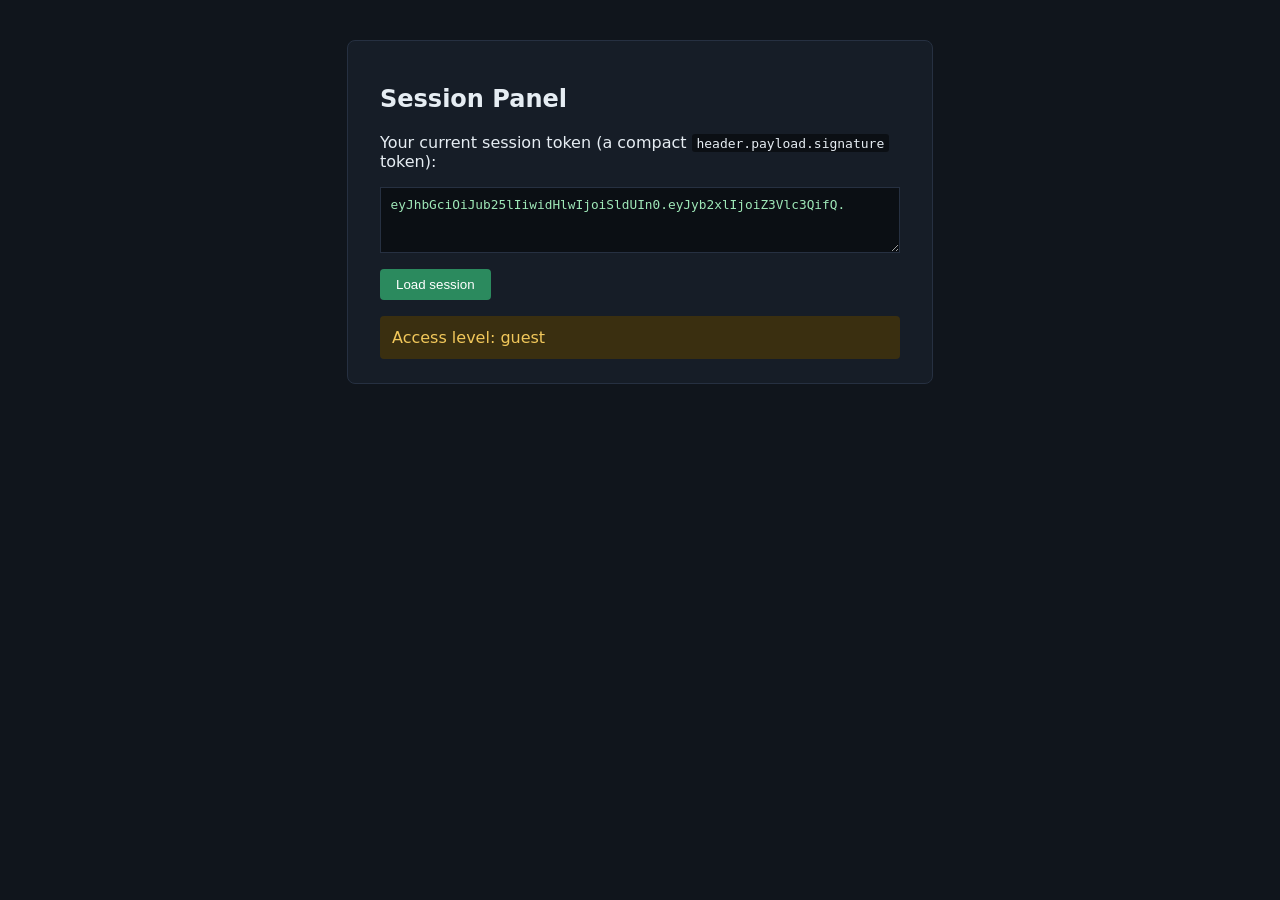
<file: challenges/adv-web-1/index.html>
<!doctype html>
<html lang="en">
<head>
<meta charset="UTF-8" />
<title>Session Panel</title>
<style>
  body { font-family: system-ui, sans-serif; background: #10151c; color: #e6edf3; padding: 2rem; }
  .card { max-width: 520px; margin: 0 auto; background: #161d27; border: 1px solid #263041; border-radius: 8px; padding: 1.5rem 2rem; }
  textarea { width: 100%; font-family: monospace; font-size: .8rem; background: #0b0f14; color: #9fe8b8; border: 1px solid #263041; padding: .6rem; box-sizing: border-box; }
  button { padding: .5rem 1rem; background: #2b8a5e; color: white; border: 0; border-radius: 4px; cursor: pointer; margin-top: .75rem; }
  code { background: #0b0f14; padding: .1rem .3rem; border-radius: 3px; }
  .status { margin-top: 1rem; padding: .75rem; border-radius: 4px; }
  .status.guest { background: #3a2f10; color: #f2c85b; }
  .status.admin { background: #123b23; color: #7ee2a8; }
</style>
</head>
<body>
  <div class="card">
    <h2>Session Panel</h2>
    <p>Your current session token (a compact <code>header.payload.signature</code> token):</p>
    <textarea id="tokenBox" rows="3"></textarea>
    <button id="loadBtn">Load session</button>
    <div id="status" class="status guest">Checking session...</div>
  </div>

  <script>
    function b64urlEncode(str) {
      return btoa(str).replace(/\+/g, "-").replace(/\//g, "_").replace(/=+$/, "");
    }
    function b64urlDecode(str) {
      const padded = str.replace(/-/g, "+").replace(/_/g, "/").padEnd(str.length + (4 - (str.length % 4 || 4)) % 4, "=");
      return atob(padded);
    }

    function makeToken(payload) {
      const header = { alg: "none", typ: "JWT" };
      return `${b64urlEncode(JSON.stringify(header))}.${b64urlEncode(JSON.stringify(payload))}.`;
    }

    // This "server" never verifies a signature — alg:none is trusted blindly.
    // That is the vulnerability: whatever claims are in the payload are
    // accepted as-is once base64url-decoded.
    function checkSession(token) {
      const parts = token.split(".");
      if (parts.length < 2) return { ok: false };
      try {
        const payload = JSON.parse(b64urlDecode(parts[1]));
        return { ok: true, payload };
      } catch {
        return { ok: false };
      }
    }

    const tokenBox = document.getElementById("tokenBox");
    const statusEl = document.getElementById("status");
    let currentToken = makeToken({ role: "guest" });
    tokenBox.value = currentToken;

    function render() {
      const result = checkSession(currentToken);
      if (result.ok && result.payload.role === "admin") {
        statusEl.className = "status admin";
        statusEl.innerHTML = "Access level: <strong>admin</strong><br>flag{alg_n0n3_tru5t_n0_0n3-0498fd583d}";
      } else if (result.ok) {
        statusEl.className = "status guest";
        statusEl.textContent = `Access level: ${result.payload.role || "unknown"}`;
      } else {
        statusEl.className = "status guest";
        statusEl.textContent = "Invalid or unreadable session token.";
      }
    }

    document.getElementById("loadBtn").addEventListener("click", () => {
      currentToken = tokenBox.value.trim();
      render();
    });

    render();
  </script>
</body>
</html>
</file>
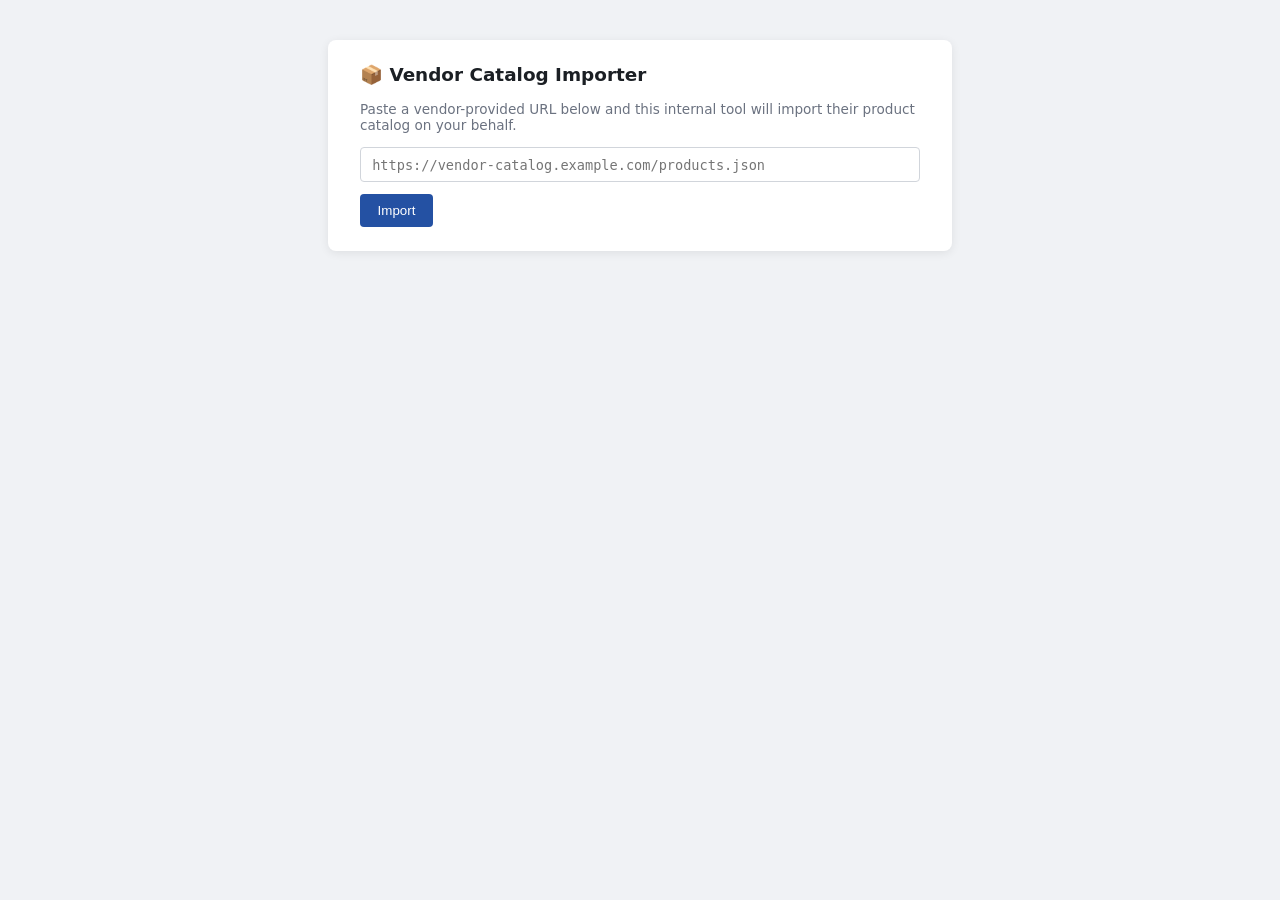
<file: challenges/adv-web-2/index.html>
<!doctype html>
<html lang="en">
<head>
<meta charset="UTF-8" />
<title>Vendor Catalog Importer</title>
<style>
  body { font-family: system-ui, sans-serif; background: #f0f2f5; color: #1b1f24; padding: 2rem; }
  .card { max-width: 560px; margin: 0 auto; background: white; border-radius: 8px; padding: 1.5rem 2rem; box-shadow: 0 2px 10px rgba(0,0,0,.08); }
  h2 { margin-top: 0; font-size: 1.15rem; }
  .hint-text { color: #6b7280; font-size: .85rem; }
  input { width: 100%; padding: .55rem .7rem; box-sizing: border-box; font-family: monospace; font-size: .85rem; border: 1px solid #d1d5db; border-radius: 4px; }
  button { margin-top: .75rem; padding: .55rem 1.1rem; background: #2451a3; color: white; border: 0; border-radius: 4px; cursor: pointer; }
  button:disabled { opacity: .6; cursor: default; }
  pre { margin-top: 1rem; background: #0b0f14; color: #9fe8b8; padding: 1rem; border-radius: 6px; font-size: .8rem; overflow-x: auto; white-space: pre-wrap; word-break: break-word; }
  .loading { color: #6b7280; font-style: italic; }
</style>
</head>
<body>
  <div class="card">
    <h2>📦 Vendor Catalog Importer</h2>
    <p class="hint-text">Paste a vendor-provided URL below and this internal tool will import their product catalog on your behalf.</p>
    <input id="urlInput" type="text" placeholder="https://vendor-catalog.example.com/products.json" />
    <div>
      <button id="importBtn">Import</button>
    </div>
    <pre id="output" style="display:none;"></pre>
  </div>

  <script>
    // This "importer" fetches whatever URL a vendor gives it, server-side,
    // with no validation of where that URL points — a textbook SSRF bug.
    // This training reproduction never makes a real network call at all:
    // it looks up the URL against a small table of known values and
    // returns a canned response, so there's nothing here that could ever
    // reach a real third-party host.
    const FLAG = "flag{m3t4d4t4_p1v0t_pwn3d_th3_cl0ud-527907ddaa}";

    function isMetadataUrl(url) {
      return url.includes("169.254.169.254") && url.includes("security-credentials");
    }
    function isDecoyUrl(url) {
      return url.includes("vendor-catalog.example.com/products.json");
    }

    function lookup(rawUrl) {
      const url = rawUrl.trim().toLowerCase();
      if (isMetadataUrl(url)) {
        return {
          Code: "Success",
          LastUpdated: new Date().toISOString(),
          Type: "AWS-HMAC",
          AccessKeyId: "AKIADEMOCTFPIVOT0001",
          SecretAccessKey: `demo-only-not-a-real-key-${FLAG}`,
          Token: "demo-session-token-not-real-do-not-use",
          Expiration: new Date(Date.now() + 3600_000).toISOString(),
        };
      }
      if (isDecoyUrl(url)) {
        return {
          products: [
            { sku: "WIDGET-100", name: "Standard Widget", price: 19.99 },
            { sku: "WIDGET-200", name: "Deluxe Widget", price: 39.99 },
          ],
        };
      }
      return { error: "ECONNREFUSED: could not reach host" };
    }

    const input = document.getElementById("urlInput");
    const btn = document.getElementById("importBtn");
    const output = document.getElementById("output");

    btn.addEventListener("click", () => {
      const url = input.value.trim();
      if (!url) return;
      btn.disabled = true;
      output.style.display = "block";
      output.className = "loading";
      output.textContent = "Importing...";

      setTimeout(() => {
        const result = lookup(url);
        output.className = "";
        output.textContent = JSON.stringify(result, null, 2);
        btn.disabled = false;
      }, 500 + Math.random() * 300);
    });
  </script>
</body>
</html>
</file>
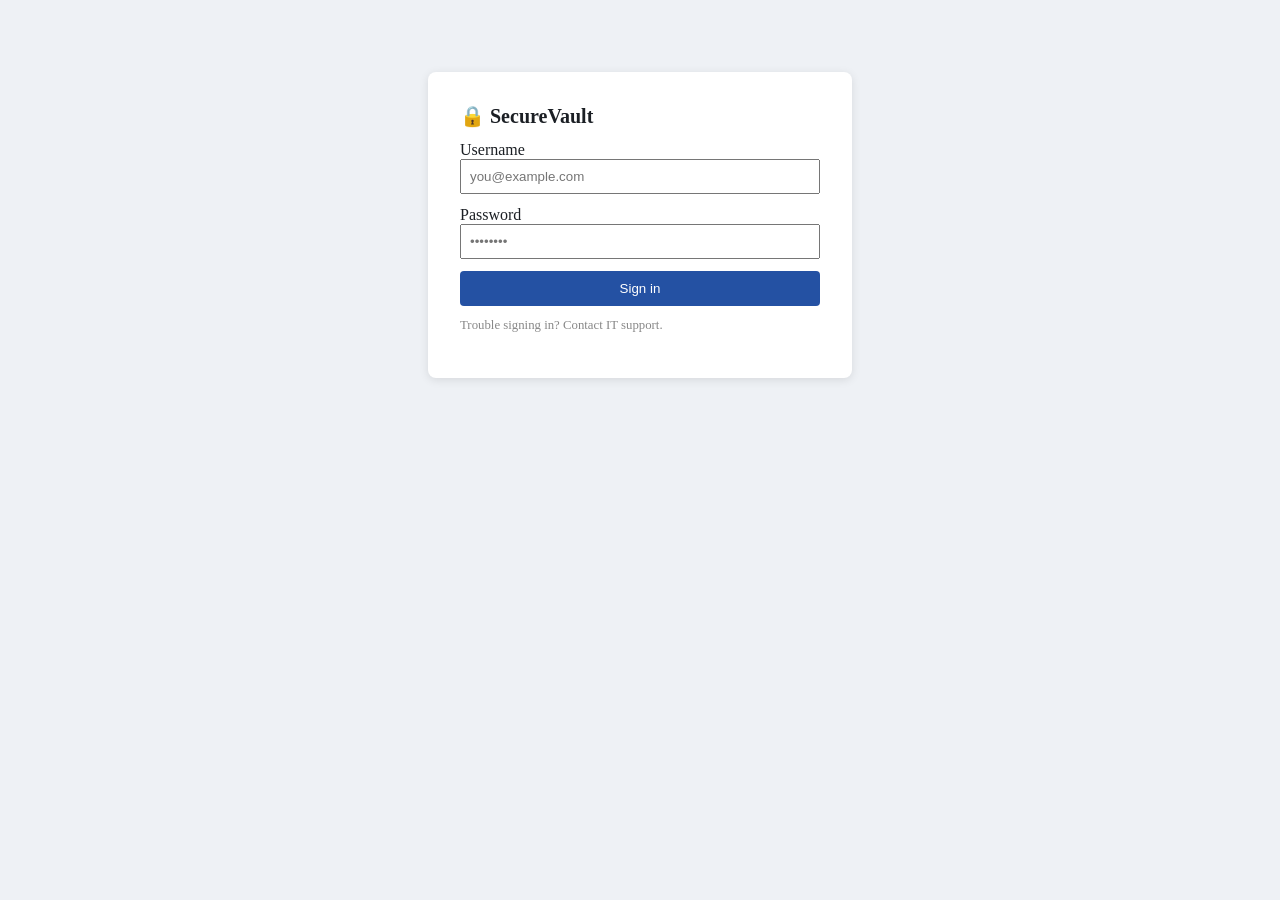
<file: challenges/beg-web-1/index.html>
<!doctype html>
<html lang="en">
<head>
<meta charset="UTF-8" />
<title>SecureVault Login</title>
<style>
  body { font-family: Georgia, serif; background: #eef1f5; color: #1b1f24; padding: 2rem; }
  .card { max-width: 360px; margin: 2rem auto; background: white; border-radius: 8px; padding: 2rem; box-shadow: 0 2px 10px rgba(0,0,0,.1); }
  h1 { font-size: 1.25rem; margin-top: 0; }
  input { width: 100%; padding: .5rem; margin-bottom: .75rem; box-sizing: border-box; }
  button { width: 100%; padding: .6rem; background: #2451a3; color: white; border: 0; border-radius: 4px; cursor: pointer; }
</style>
</head>
<body>
  <div class="card">
    <h1>🔒 SecureVault</h1>
    <form onsubmit="return false;">
      <label>Username</label>
      <input type="text" placeholder="you@example.com" />
      <label>Password</label>
      <input type="password" placeholder="••••••••" />
      <button type="submit">Sign in</button>
    </form>
    <!--
      TODO(dev): remove this before shipping to prod!!
      staging flag for QA: flag{v13w_s0urc3_y0ung_padawan-cf2b1905e0}
    -->
    <p style="font-size:.8rem;color:#888;">Trouble signing in? Contact IT support.</p>
  </div>
</body>
</html>
</file>
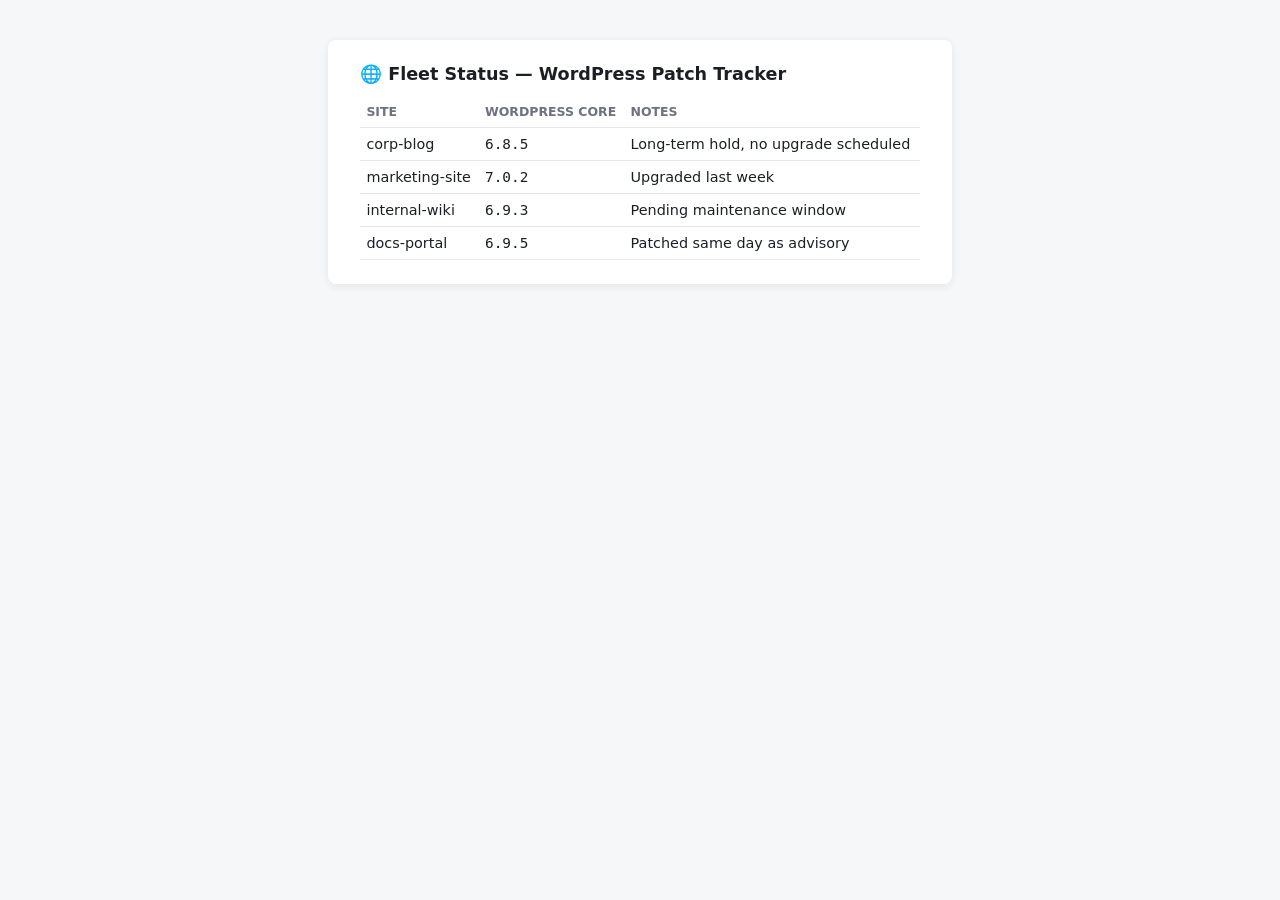
<file: challenges/beg-web-2/index.html>
<!doctype html>
<html lang="en">
<head>
<meta charset="UTF-8" />
<title>Fleet Status — Patch Tracker</title>
<style>
  body { font-family: system-ui, sans-serif; background: #f6f7f9; color: #1b1f24; padding: 2rem; }
  .card { max-width: 560px; margin: 0 auto; background: white; border-radius: 8px; padding: 1.5rem 2rem; box-shadow: 0 2px 10px rgba(0,0,0,.08); }
  h1 { font-size: 1.1rem; margin-top: 0; }
  table { width: 100%; border-collapse: collapse; font-size: .9rem; }
  th, td { text-align: left; padding: .5rem .4rem; border-bottom: 1px solid #e5e7eb; }
  th { color: #6b7280; font-weight: 600; font-size: .78rem; text-transform: uppercase; }
  .ver { font-family: ui-monospace, monospace; }
</style>
</head>
<body>
  <div class="card">
    <h1>🌐 Fleet Status — WordPress Patch Tracker</h1>
    <table>
      <thead>
        <tr><th>Site</th><th>WordPress Core</th><th>Notes</th></tr>
      </thead>
      <tbody>
        <tr>
          <td>corp-blog</td>
          <td class="ver">6.8.5</td>
          <td>Long-term hold, no upgrade scheduled</td>
        </tr>
        <tr>
          <td>marketing-site</td>
          <td class="ver">7.0.2</td>
          <td>Upgraded last week</td>
        </tr>
        <!-- internal-wiki hasn't been touched since the last sprint. flagging for review: flag{r3ad_th3_v3rs10n_r4ng3-5d306ed6b9} -->
        <tr>
          <td>internal-wiki</td>
          <td class="ver">6.9.3</td>
          <td>Pending maintenance window</td>
        </tr>
        <tr>
          <td>docs-portal</td>
          <td class="ver">6.9.5</td>
          <td>Patched same day as advisory</td>
        </tr>
      </tbody>
    </table>
  </div>
</body>
</html>
</file>
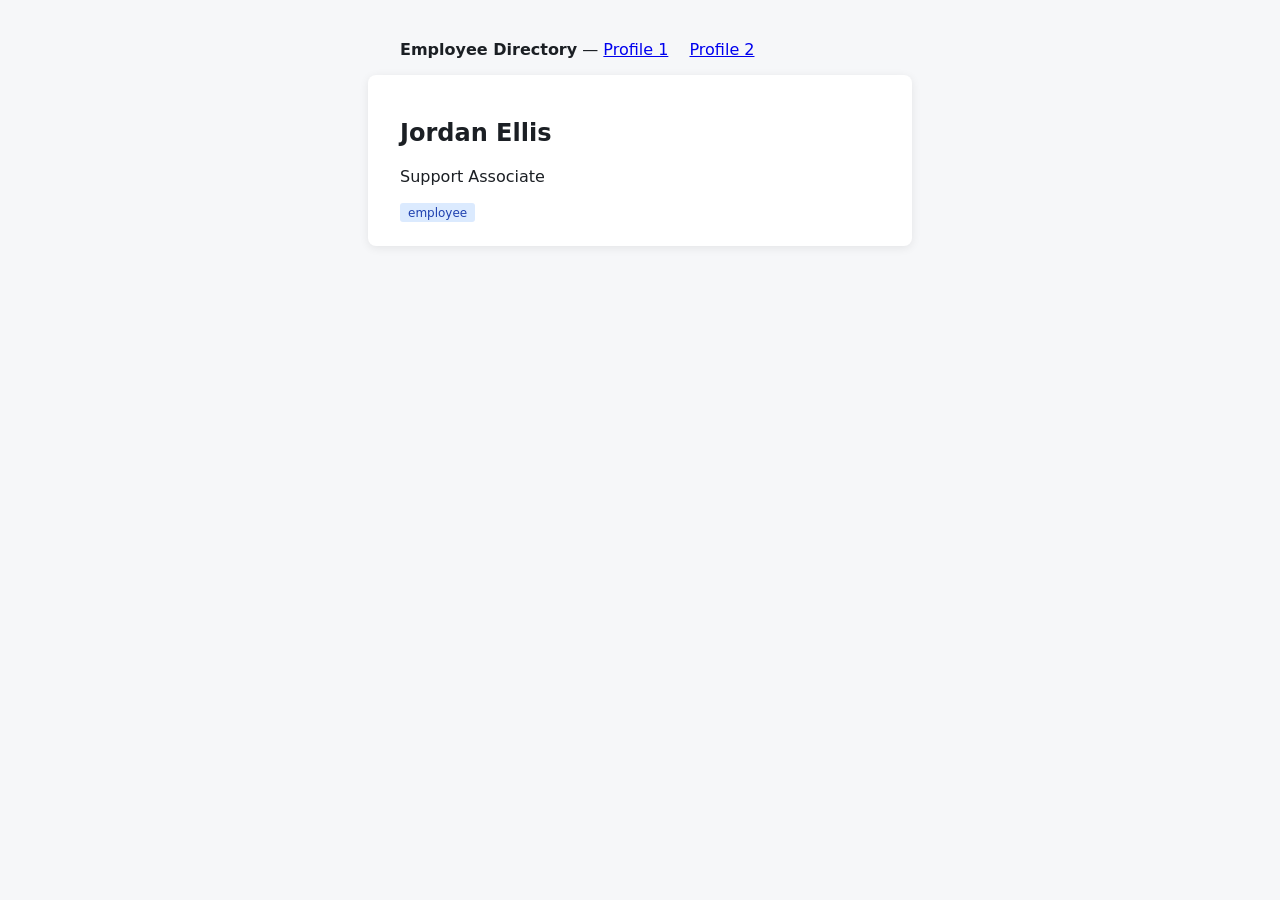
<file: challenges/int-web-1/index.html>
<!doctype html>
<html lang="en">
<head>
<meta charset="UTF-8" />
<title>Directory - Employee Profiles</title>
<style>
  body { font-family: system-ui, sans-serif; background: #f6f7f9; color: #1b1f24; padding: 2rem; }
  .card { max-width: 480px; margin: 1rem auto; background: white; border-radius: 8px; padding: 1.5rem 2rem; box-shadow: 0 2px 10px rgba(0,0,0,.08); }
  nav { max-width: 480px; margin: 0 auto 1rem; }
  nav a { margin-right: 1rem; }
  .role-badge { display: inline-block; padding: .15rem .5rem; border-radius: 3px; font-size: .75rem; }
  .role-employee { background: #dbeafe; color: #1e40af; }
  .role-admin { background: #fee2e2; color: #991b1b; }
</style>
</head>
<body>
  <nav>
    <strong>Employee Directory</strong> —
    <a href="?user=1">Profile 1</a>
    <a href="?user=2">Profile 2</a>
  </nav>
  <div id="profile" class="card"></div>

  <script>
    // Internal directory lookup. IDs are assigned sequentially except for
    // service/admin accounts, which intentionally use non-sequential IDs
    // so they don't show up in casual browsing of the directory.
    const USERS = {
      1: { name: "Jordan Ellis", title: "Support Associate", role: "employee" },
      2: { name: "Priya Nair", title: "Account Manager", role: "employee" },
      1337: { name: "root-admin", title: "System Administrator", role: "admin",
              flag: "flag{1nsecur3_d1r3ct_0bj3ct_r3f-2db41cca19}" },
    };

    const params = new URLSearchParams(location.search);
    const id = params.get("user") || "1";
    const user = USERS[id];
    const el = document.getElementById("profile");

    if (!user) {
      el.innerHTML = `<p>No profile found for user id "${id}".</p>`;
    } else {
      el.innerHTML = `
        <h2>${user.name}</h2>
        <p>${user.title}</p>
        <span class="role-badge role-${user.role}">${user.role}</span>
        ${user.flag ? `<p style="margin-top:1rem;"><strong>Admin note:</strong> ${user.flag}</p>` : ""}
      `;
    }
  </script>
</body>
</html>
</file>
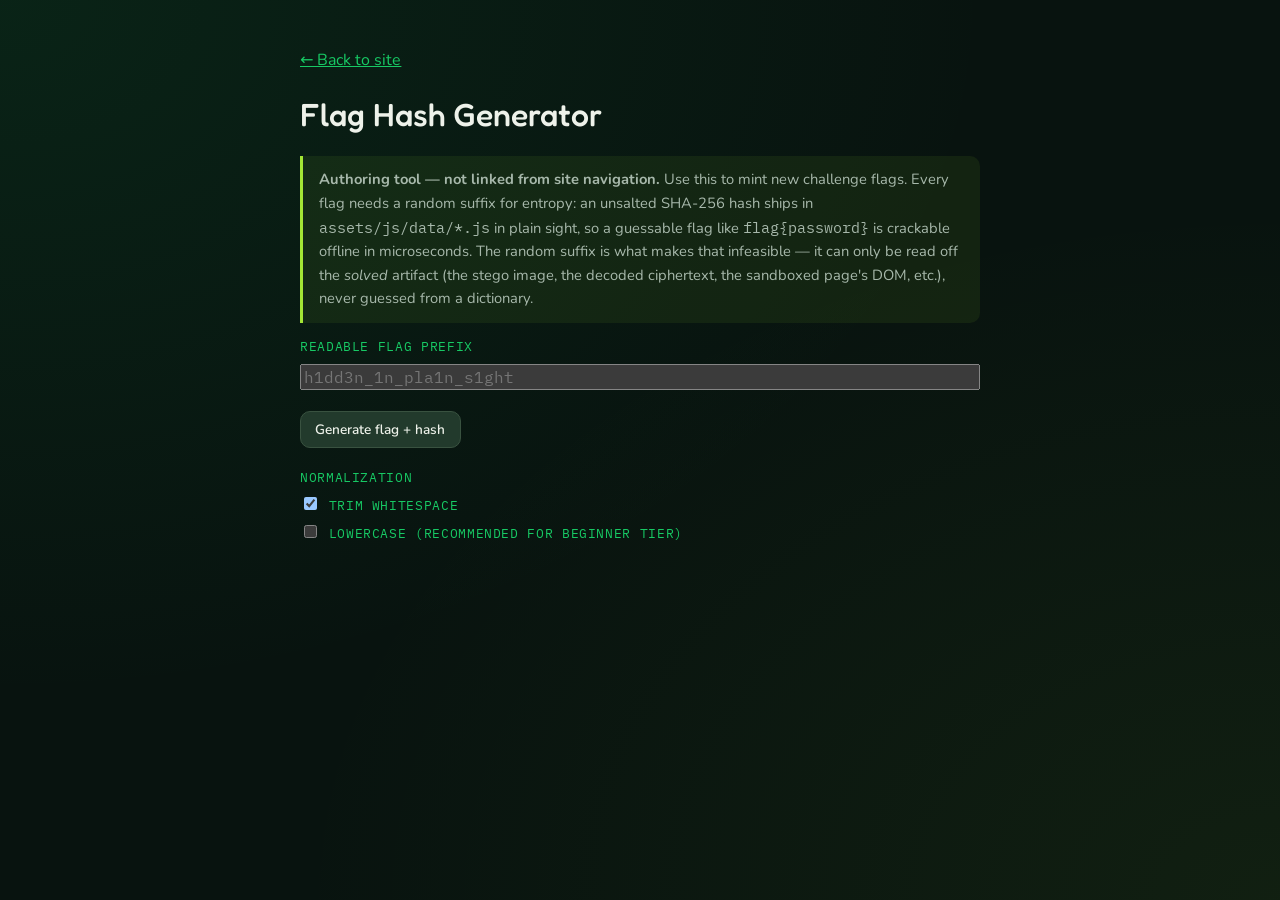
<file: tools/hash-generator.html>
<!doctype html>
<html lang="en">
<head>
  <meta charset="UTF-8" />
  <title>Flag Hash Generator — Authoring Tool</title>
  <link rel="stylesheet" href="../assets/css/main.css" />
  <style>
    body { max-width: 720px; margin: 0 auto; padding: 2rem 1.25rem 4rem; }
    textarea, input[type=text] { width: 100%; font-family: var(--font-mono); font-size: 1rem; }
    .field { margin-bottom: 1.25rem; }
    .output { background: var(--ink-800); border: 1px solid var(--accent-lime); padding: 1rem; border-radius: 10px; word-break: break-all; }
    .output code { display: block; margin-bottom: .5rem; }
    label { display: block; font-family: var(--font-mono); font-size: .8rem; letter-spacing: .05em; text-transform: uppercase; color: var(--accent-green); margin-bottom: .35rem; }
  </style>
</head>
<body>
  <p><a href="../index.html">&larr; Back to site</a></p>
  <h1>Flag Hash Generator</h1>
  <p class="callout-note">
    <strong>Authoring tool — not linked from site navigation.</strong>
    Use this to mint new challenge flags. Every flag needs a random suffix for
    entropy: an unsalted SHA-256 hash ships in <code>assets/js/data/*.js</code> in
    plain sight, so a guessable flag like <code>flag{password}</code> is
    crackable offline in microseconds. The random suffix is what makes that
    infeasible — it can only be read off the <em>solved</em> artifact
    (the stego image, the decoded ciphertext, the sandboxed page's DOM, etc.),
    never guessed from a dictionary.
  </p>

  <div class="field">
    <label for="prefix">Readable flag prefix</label>
    <input id="prefix" type="text" placeholder="h1dd3n_1n_pla1n_s1ght" />
  </div>

  <div class="field">
    <button id="generate">Generate flag + hash</button>
  </div>

  <div class="field">
    <label for="normalize-trim">Normalization</label>
    <label><input type="checkbox" id="norm-trim" checked /> trim whitespace</label>
    <label><input type="checkbox" id="norm-lower" /> lowercase (recommended for beginner tier)</label>
  </div>

  <div class="output" id="output" hidden>
    <label>Full flag (embed this in the challenge artifact — image, log file, page source, dataset, etc.)</label>
    <code id="out-flag"></code>
    <label>SHA-256 hash (paste into the challenge's <code>flag.hash</code> field)</label>
    <code id="out-hash"></code>
    <label>Schema snippet</label>
    <code id="out-snippet" style="white-space: pre-wrap;"></code>
  </div>

  <script type="module">
    import { sha256Hex, normalizeFlag } from "../assets/js/lib/flagcheck.js";

    function randomSuffix() {
      const bytes = crypto.getRandomValues(new Uint8Array(5)); // 40 bits of entropy, 10 hex chars
      return Array.from(bytes).map((b) => b.toString(16).padStart(2, "0")).join("");
    }

    document.getElementById("generate").addEventListener("click", async () => {
      const prefix = document.getElementById("prefix").value.trim() || "flag";
      const trim = document.getElementById("norm-trim").checked;
      const lowercase = document.getElementById("norm-lower").checked;
      const flag = `flag{${prefix}-${randomSuffix()}}`;
      const normalized = normalizeFlag(flag, { trim, lowercase });
      const hash = await sha256Hex(normalized);

      document.getElementById("out-flag").textContent = flag;
      document.getElementById("out-hash").textContent = hash;
      document.getElementById("out-snippet").textContent =
`flag: {
  algorithm: "SHA-256",
  hash: "${hash}",
  normalize: { trim: ${trim}, lowercase: ${lowercase} },
  formatHint: "flag{...}"
}`;
      document.getElementById("output").hidden = false;
    });
  </script>
</body>
</html>
</file>
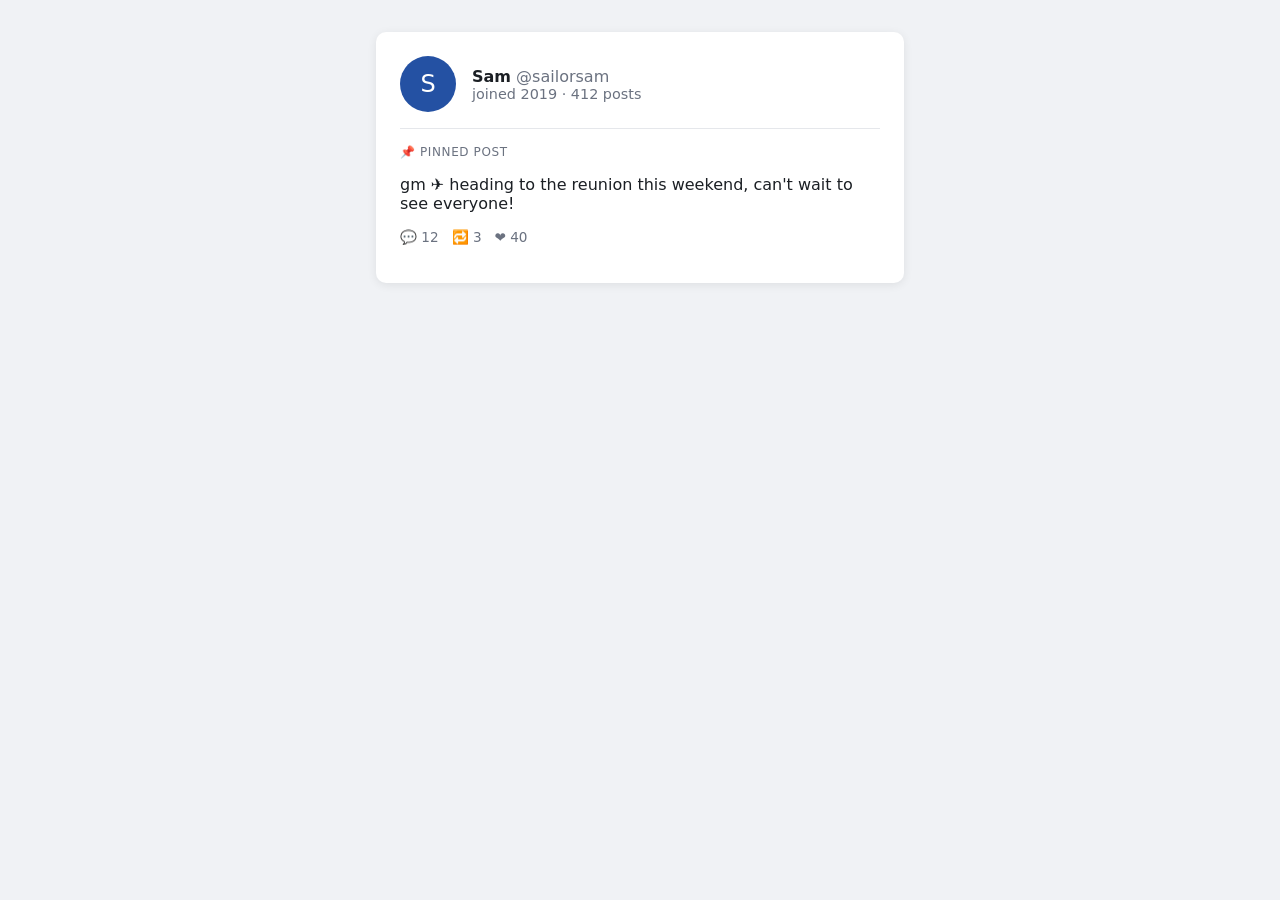
<file: challenges/beg-osint-1/profile.html>
<!doctype html>
<html lang="en">
<head>
<meta charset="UTF-8" />
<title>PulseFeed — @sailorsam</title>
<style>
  body { font-family: system-ui, sans-serif; background: #f0f2f5; color: #1b1f24; padding: 1.5rem; }
  .card { max-width: 480px; margin: 0 auto; background: white; border-radius: 10px; padding: 1.5rem; box-shadow: 0 2px 10px rgba(0,0,0,.08); }
  .avatar { width: 56px; height: 56px; border-radius: 50%; background: #2451a3; color: white; display: flex; align-items: center; justify-content: center; font-size: 1.5rem; }
  .header-row { display: flex; gap: 1rem; align-items: center; }
  .post { border-top: 1px solid #e5e7eb; margin-top: 1rem; padding-top: 1rem; }
  .pinned-tag { font-size: .75rem; color: #6b7280; text-transform: uppercase; letter-spacing: .05em; }
  .visually-hidden {
    position: absolute; width: 1px; height: 1px; padding: 0; margin: -1px;
    overflow: hidden; clip: rect(0,0,0,0); white-space: nowrap; border: 0;
  }
</style>
</head>
<body>
  <div class="card">
    <div class="header-row">
      <div class="avatar">S</div>
      <div>
        <strong>Sam</strong> <span style="color:#6b7280;">@sailorsam</span>
        <div style="color:#6b7280; font-size:.9rem;">joined 2019 · 412 posts</div>
      </div>
    </div>
    <div class="post">
      <div class="pinned-tag">📌 Pinned post</div>
      <p>gm ✈️ heading to the reunion this weekend, can't wait to see everyone!
      <span class="visually-hidden">ZmxhZ3twMW5uM2RfcDBzdF9nMXYzc18xdF91cC0wNjA2ZThkYzcwfQ==</span></p>
      <p style="color:#6b7280; font-size:.85rem;">💬 12 &nbsp; 🔁 3 &nbsp; ❤️ 40</p>
    </div>
  </div>
</body>
</html>
</file>
<file: assets/css/main.css>
@import url('https://fonts.googleapis.com/css2?family=Fredoka:wght@400;500;600;700&family=IBM+Plex+Mono:wght@400;500;600&family=Nunito:wght@400;500;600;700;800&display=swap');

:root {
  --ink-950: #08130f;
  --ink-900: #0e1e17;
  --ink-800: #15291f;
  --ink-700: #223a2c;
  --ink-600: #395240;
  --paper: #eef2ea;
  --paper-dim: #a7b8ab;
  --accent-lime: #a3e635;
  --accent-green: #17c964;
  --accent-red: #e5484d;
  --tier-beginner: var(--accent-green);
  --tier-intermediate: var(--accent-lime);
  --tier-advanced: var(--accent-red);

  --font-display: "Fredoka", "Nunito", sans-serif;
  --font-mono: "IBM Plex Mono", ui-monospace, monospace;
  --font-body: "Nunito", system-ui, sans-serif;

  color-scheme: dark;
}

* { box-sizing: border-box; }

body {
  margin: 0;
  background-color: var(--ink-950);
  background-image:
    radial-gradient(ellipse at top left, rgba(23, 201, 100, 0.09), transparent 55%),
    radial-gradient(ellipse at bottom right, rgba(163, 230, 53, 0.06), transparent 55%);
  color: var(--paper);
  font-family: var(--font-body);
  line-height: 1.6;
  min-height: 100vh;
}

a { color: var(--accent-green); }
a:hover { color: var(--accent-lime); }

code, pre, .mono { font-family: var(--font-mono); }

h1, h2, h3 {
  font-family: var(--font-display);
  font-weight: 500;
  letter-spacing: 0;
  line-height: 1.25;
}

/* ---------- Site chrome ---------- */

.site-header {
  display: flex;
  align-items: center;
  justify-content: space-between;
  padding: 1.1rem 1.5rem;
  border-bottom: 1px solid var(--ink-700);
  background: linear-gradient(180deg, rgba(0,0,0,0.25), transparent);
  flex-wrap: wrap;
  gap: 0.75rem;
}

.site-header .brand {
  font-family: var(--font-display);
  font-size: 1.15rem;
  color: var(--paper);
  text-decoration: none;
  letter-spacing: 0;
}
.site-header .brand::before { content: "● "; color: var(--accent-green); }

.site-nav { display: flex; gap: 1.25rem; font-family: var(--font-body); font-size: 0.92rem; font-weight: 600; }
.site-nav a { color: var(--paper-dim); text-decoration: none; }
.site-nav a:hover, .site-nav a.active { color: var(--accent-green); }

main { max-width: 980px; margin: 0 auto; padding: 2rem 1.5rem 4rem; }

.callout-note {
  border-left: 3px solid var(--accent-lime);
  border-radius: 0 10px 10px 0;
  padding: 0.75rem 1rem;
  background: rgba(163, 230, 53, 0.07);
  font-size: 0.92rem;
  color: var(--paper-dim);
}

/* ---------- Tier / category badges ---------- */

.badge {
  display: inline-flex;
  align-items: center;
  gap: 0.35rem;
  font-family: var(--font-mono);
  font-size: 0.72rem;
  text-transform: uppercase;
  letter-spacing: 0.08em;
  padding: 0.2rem 0.55rem;
  border-radius: 999px;
  border: 1px solid currentColor;
}
.badge-beginner { color: var(--tier-beginner); }
.badge-intermediate { color: var(--tier-intermediate); }
.badge-advanced { color: var(--tier-advanced); }

/* ---------- Cards ---------- */

.card {
  background: linear-gradient(180deg, var(--ink-800), var(--ink-900));
  border: 1px solid var(--ink-700);
  border-radius: 16px;
  padding: 1.4rem 1.6rem;
  position: relative;
  transition: transform 0.15s ease, border-color 0.15s ease;
}
.card::before {
  content: "";
  position: absolute; inset: 0;
  border-radius: 16px;
  border: 1px solid transparent;
  pointer-events: none;
}

.card-grid {
  display: grid;
  grid-template-columns: repeat(auto-fill, minmax(230px, 1fr));
  gap: 1.1rem;
  margin-top: 1.5rem;
}

.card-link {
  text-decoration: none;
  color: inherit;
  display: block;
  animation: rise 0.45s ease backwards;
}
.card-link:hover .card { transform: translateY(-3px); border-color: var(--accent-lime); }

@keyframes rise {
  from { opacity: 0; transform: translateY(10px); }
  to { opacity: 1; transform: translateY(0); }
}

.card h3 { margin: 0.5rem 0 0.35rem; font-size: 1.05rem; color: var(--paper); }
.card p { margin: 0; color: var(--paper-dim); font-size: 0.9rem; }
.card .points { font-family: var(--font-mono); color: var(--accent-lime); font-size: 0.8rem; }

.card.solved { border-color: var(--accent-green); }
.card .solved-badge {
  position: absolute; top: 0.9rem; right: 0.9rem;
  font-family: var(--font-mono); font-size: 0.65rem; letter-spacing: 0.1em;
  color: var(--accent-green); border: 1px solid var(--accent-green);
  padding: 0.15rem 0.4rem; border-radius: 999px;
}

/* ---------- Buttons ---------- */

button, .btn {
  font-family: var(--font-body);
  font-weight: 600;
  font-size: 0.85rem;
  background: var(--ink-700);
  color: var(--paper);
  border: 1px solid var(--ink-600);
  border-radius: 10px;
  padding: 0.5rem 0.9rem;
  cursor: pointer;
  letter-spacing: 0;
  text-decoration: none;
  display: inline-block;
}
button:hover, .btn:hover { border-color: var(--accent-lime); color: var(--accent-lime); }
button:disabled { opacity: 0.4; cursor: not-allowed; }

button.primary { background: var(--accent-green); color: var(--ink-950); border-color: var(--accent-green); border-radius: 999px; font-weight: 700; }
button.primary:hover { background: var(--accent-lime); border-color: var(--accent-lime); color: var(--ink-950); }

/* ---------- Tool panels (shared by decoder/hexdump/lsb/exif/rsa/log widgets) ---------- */

.tool-panel {
  border: 1px solid var(--ink-700);
  background: var(--ink-900);
  border-radius: 14px;
  padding: 1rem;
  margin: 1rem 0;
}
.tool-row { display: flex; align-items: center; gap: 0.6rem; flex-wrap: wrap; }
.tool-row-wrap { margin-bottom: 0.6rem; }
.tool-label { font-family: var(--font-mono); font-size: 0.75rem; text-transform: uppercase; color: var(--paper-dim); }
.tool-badge { font-family: var(--font-mono); color: var(--accent-lime); min-width: 1.5em; text-align: center; }
.tool-input, .tool-key-input {
  font-family: var(--font-mono); background: var(--ink-950); color: var(--paper);
  border: 1px solid var(--ink-700); border-radius: 10px; padding: 0.45rem 0.6rem;
}
.tool-input { width: 100%; resize: vertical; }
.tool-key-input { width: 10rem; }
.tool-output {
  font-family: var(--font-mono); font-size: 0.82rem; background: var(--ink-950);
  border: 1px solid var(--ink-600); border-radius: 10px; padding: 0.75rem;
  margin-top: 0.6rem; white-space: pre-wrap; word-break: break-word; color: var(--accent-green);
  max-height: 320px; overflow: auto;
}
.tool-hexdump { color: var(--paper); }
.tool-note { color: var(--paper-dim); font-size: 0.85rem; }
.tool-loading { color: var(--paper-dim); font-family: var(--font-mono); }

input[type="text"], input[type="password"] {
  font-family: var(--font-body);
}

.signin-root {
  font-family: var(--font-body);
  font-size: 0.85rem;
  color: var(--paper-dim);
}
.signin-status a { color: var(--accent-lime); text-decoration: none; }
.signin-form { display: inline-flex; gap: 0.4rem; align-items: center; }
.signin-input {
  font-family: var(--font-body); background: var(--ink-900); color: var(--paper);
  border: 1px solid var(--ink-700); border-radius: 10px; padding: 0.3rem 0.55rem; width: 10rem;
}
.signin-btn { padding: 0.3rem 0.6rem; font-size: 0.78rem; }

footer.site-footer {
  text-align: center; color: var(--paper-dim); font-size: 0.8rem;
  padding: 2rem 1rem 3rem; font-family: var(--font-mono);
}
</file>
